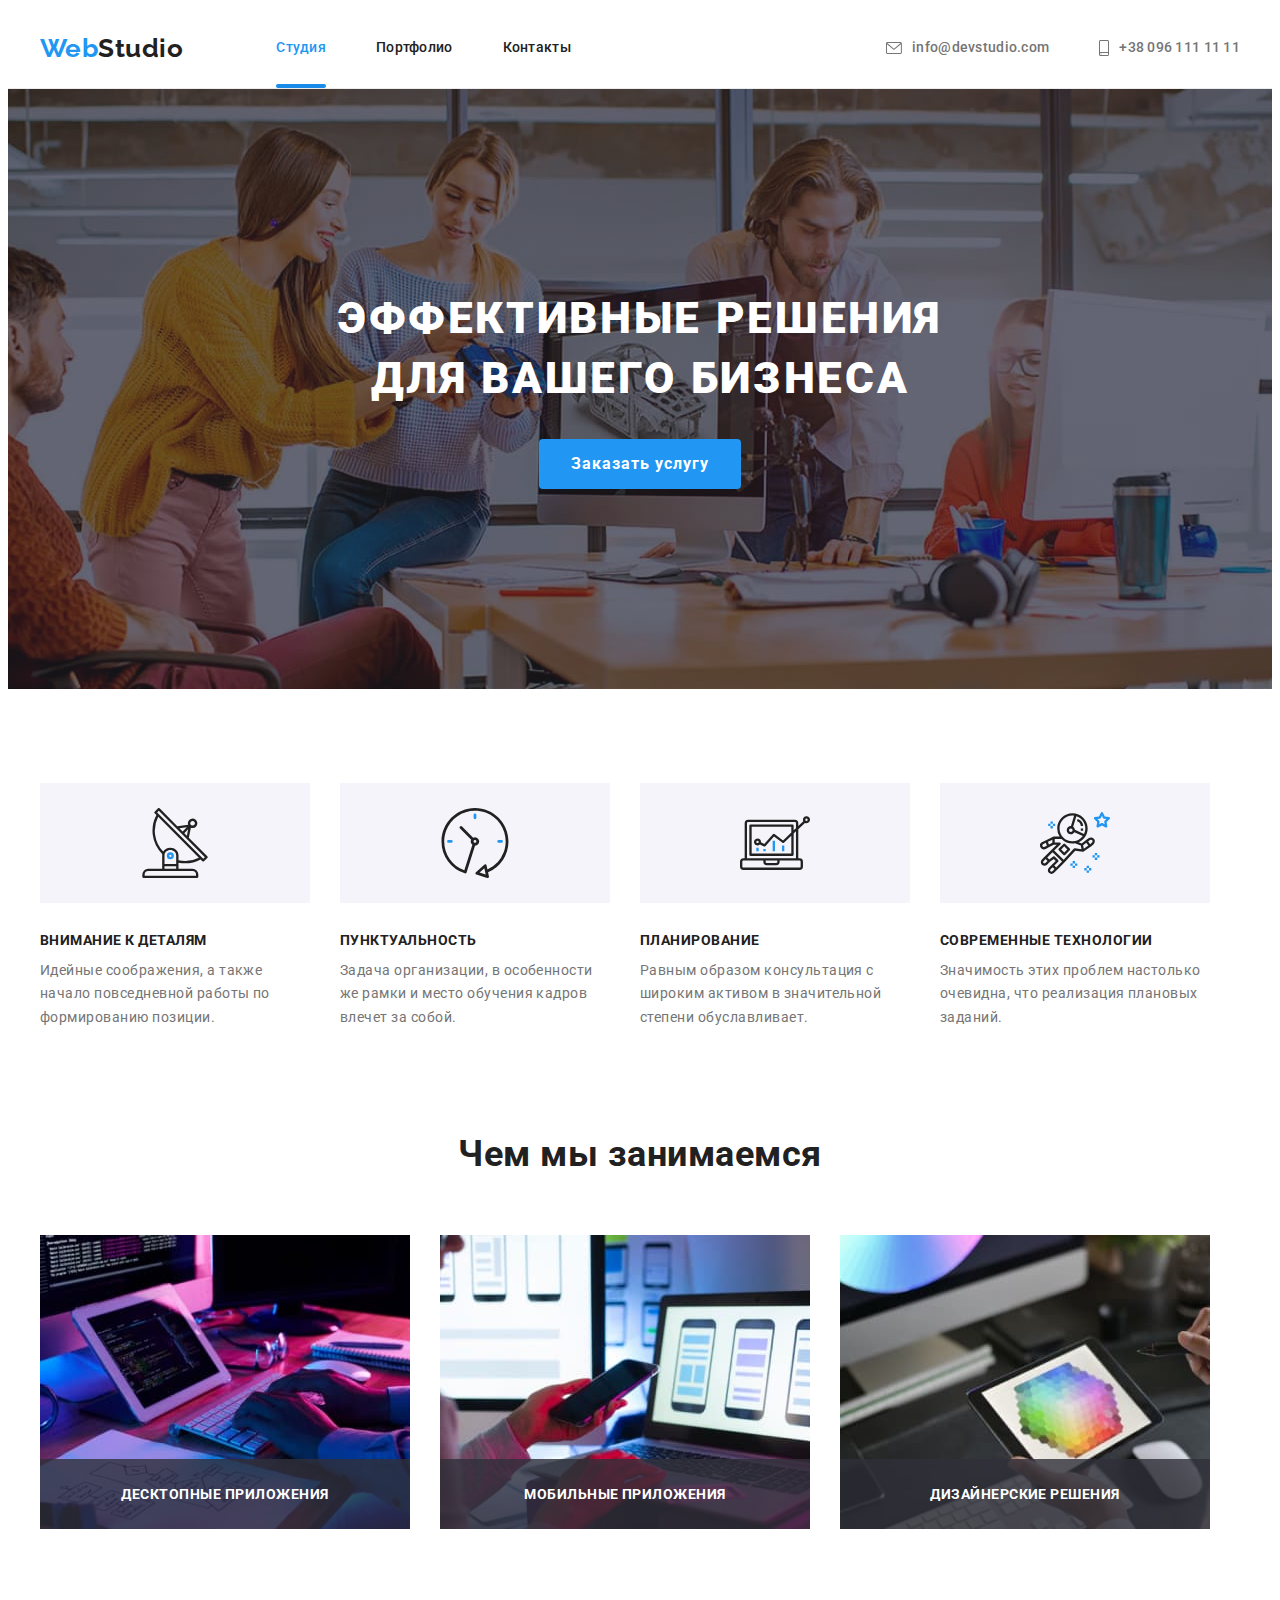
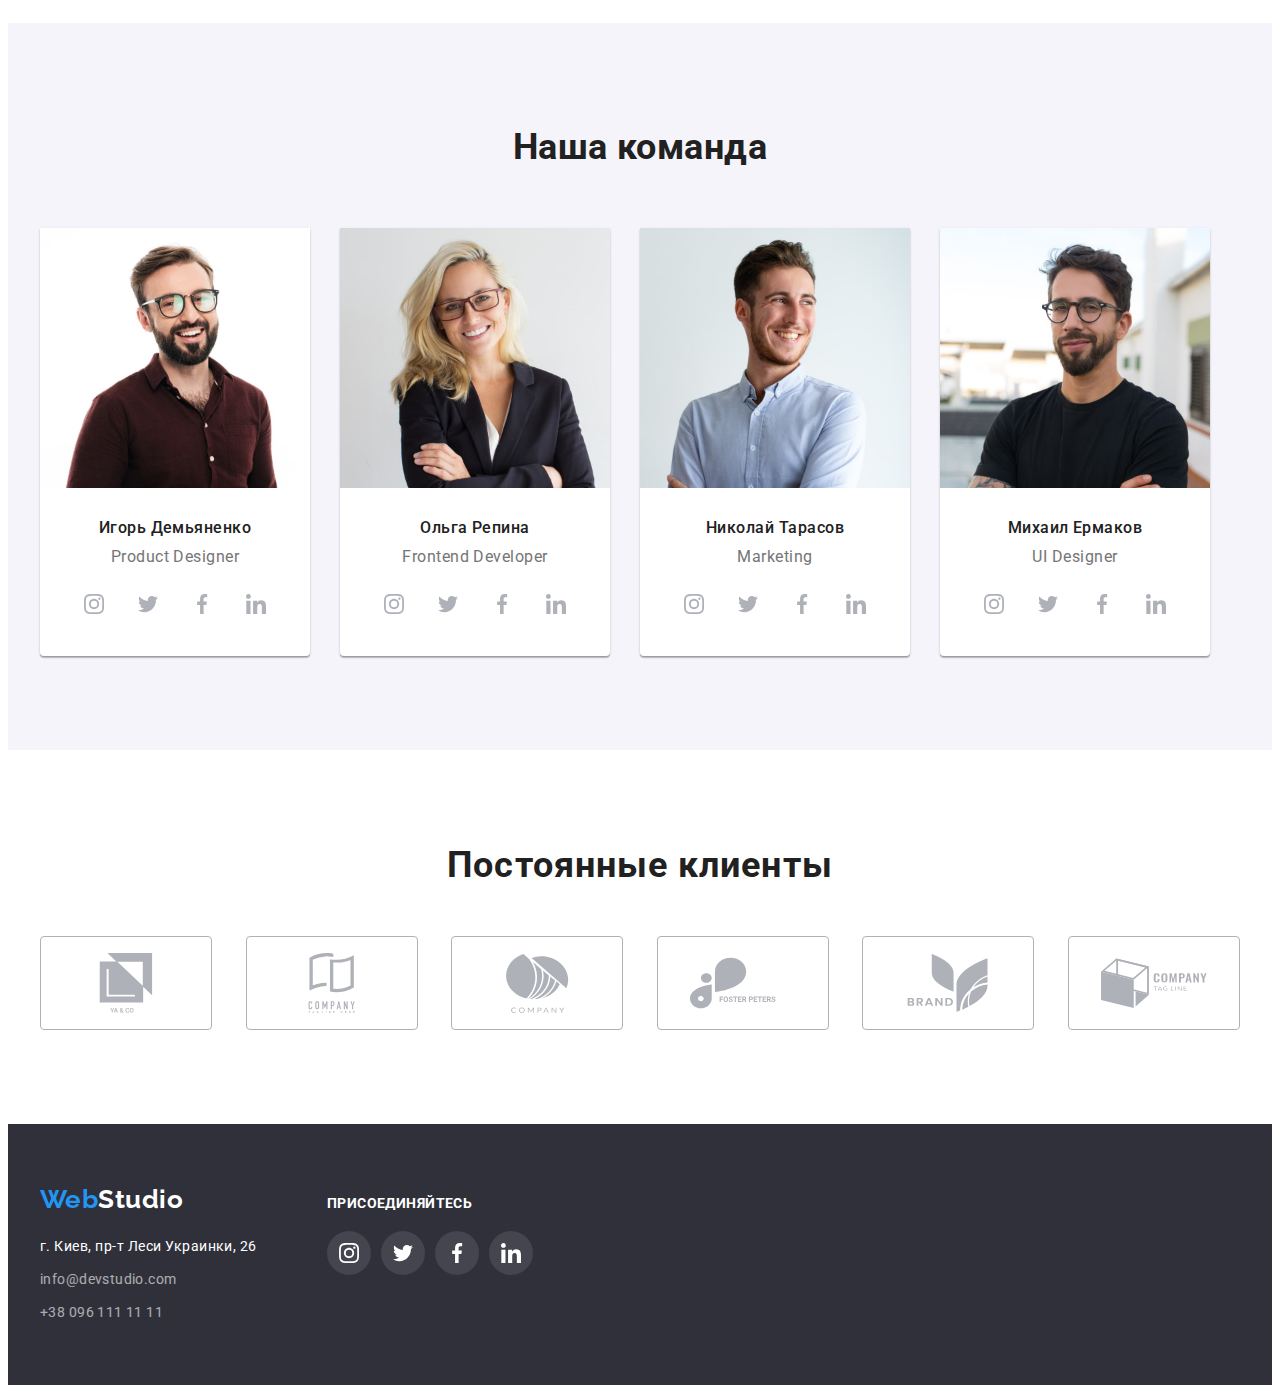
<file: index.html>
<!DOCTYPE html>
<html lang="ru">
  <head>
    <meta charset="UTF-8" />
    <meta http-equiv="X-UA-Compatible" content="IE=edge" />
    <meta name="viewport" content="width=device-width, initial-scale=1.0" />
    <title>Homework5</title>
    <link rel="preconnect" href="https://fonts.googleapis.com" />
    <link rel="preconnect" href="https://fonts.gstatic.com" crossorigin />
    <link
      href="https://fonts.googleapis.com/css2?family=Raleway:wght@700&family=Roboto:wght@400;500;700;900&display=swap"
      rel="stylesheet"
    />
    <link
      rel="stylesheet"
      href="https://cdnjs.cloudflare.com/ajax/libs/modern-normalize/1.1.0/modern-normalize.min.css"
      integrity="sha512-wpPYUAdjBVSE4KJnH1VR1HeZfpl1ub8YT/NKx4PuQ5NmX2tKuGu6U/JRp5y+Y8XG2tV+wKQpNHVUX03MfMFn9Q=="
      crossorigin="anonymous"
      referrerpolicy="no-referrer"
    />
    <link rel="stylesheet" href="./css/style.css" />
  </head>
  <body>
    <!--Шапка-->
    <header class="main-header">
      <div class="container main-nav">
        <nav class="main-nav-link">
          <a class="logo" href="./index.html"><span class="logo-web">Web</span>Studio</a>
          <ul class="header-list">
            <li class="list">
              <a class="header-link header-link-bottom index-bottom" href="./index.html">Студия</a>
            </li>
            <li class="list"><a class="header-link header-link-bottom" href="./portfolio.html">Портфолио</a></li>
            <li class="list"><a class="header-link header-link-bottom" href="#">Контакты</a></li>
          </ul>
        </nav>
        <ul class="header-list-contact">
          <li class="list item-contact">
            <a class="header-link header-contact icon" href="mailto:info@devstudio.com">
              <svg width="16" height="12" class="header-icon">
                <use href="./img/icons.svg#icon-list"></use>
              </svg>
              info@devstudio.com</a
            >
          </li>
          <li class="list item-contact">
            <a class="header-link header-contact icon" href="tel:+380961111111">
              <svg width="10" height="16" class="header-icon">
                <use href="./img/icons.svg#icon-phone"></use>
              </svg>
              +38 096 111 11 11</a
            >
          </li>
        </ul>
      </div>
    </header>

    <main>
      <!--Окно призыва к действию-->
      <section class="hero">
        <div class="container">
          <h1 class="hero-title">Эффективные решения<br />для вашего бизнеса</h1>
          <button data-modal-open class="hero-btn" type="button">Заказать услугу</button>
        </div>
      </section>

      <!--Что мы предлагаем?-->
      <section class="section section-padding">
        <div class="container">
          <h2 hidden>Что мы предлагаем?</h2>
          <ul class="offer-list">
            <li class="list">
              <div class="bg-icon-offer">
                <svg width="70" height="70">
                  <use href="./img/icons.svg#icon-antenna"></use>
                </svg>
              </div>
              <h3 class="offer-title">Внимание к деталям</h3>
              <p class="offer-text">
                Идейные соображения, а также начало повседневной работы по формированию позиции.
              </p>
            </li>
            <li class="list">
              <div class="bg-icon-offer">
                <svg width="70" height="70">
                  <use href="./img/icons.svg#icon-clock"></use>
                </svg>
              </div>
              <h3 class="offer-title">Пунктуальность</h3>
              <p class="offer-text">
                Задача организации, в особенности же рамки и место обучения кадров влечет за собой.
              </p>
            </li>
            <li class="list">
              <div class="bg-icon-offer">
                <svg width="70" height="70">
                  <use href="./img/icons.svg#icon-diagram"></use>
                </svg>
              </div>
              <h3 class="offer-title">Планирование</h3>
              <p class="offer-text">
                Равным образом консультация с широким активом в значительной степени обуславливает.
              </p>
            </li>
            <li class="list">
              <div class="bg-icon-offer">
                <svg width="70" height="70">
                  <use href="./img/icons.svg#icon-astronaut"></use>
                </svg>
              </div>
              <h3 class="offer-title">Современные технологии</h3>
              <p class="offer-text">
                Значимость этих проблем настолько очевидна, что реализация плановых заданий.
              </p>
            </li>
          </ul>
        </div>
      </section>
      <!--Чем мы занимаемся-->
      <section class="section">
        <div class="container">
          <h2 class="section-title title-suggestion">Чем мы занимаемся</h2>
          <ul class="suggest-list">
            <li class="list suggest-card">
                <img
                src="./img/index/img-1.jpg"
                alt="Работа на компьютере"
                width="370"
                height="294"/>
                <div class="suggest-overlay">
                  <p class="suggest-text-overlay">Десктопные приложения</p>
                </div>
            </li>
            <li class="list suggest-card">
                <img
                src="./img/index/img-2.jpg"
                alt="Работа на компьютере"
                width="370"
                height="294"/>
              <div class="suggest-overlay">
                  <p class="suggest-text-overlay">Мобильные приложения</p>
                </div>
            </li>
            <li class="list suggest-card">
                <img
                src="./img/index/img-3.jpg"
                alt="Работа на компьютере"
                width="370"
                height="294"/>
              <div class="suggest-overlay">
                  <p class="suggest-text-overlay">Дизайнерские решения</p>
                </div>
            </li>
          </ul>
        </div>
      </section>
      <!--Наша команда-->
      <section class="comand-section section">
        <div class="container">
          <h2 class="section-title main-comand-title">Наша команда</h2>
          <ul class="comand-list">
            <li class="list comand-border">
              <img
                src="./img/index/img-5.jpg"
                alt="Фото Игорь Демьяненко"
                width="270"
                height="260"
              />
              <div class="comand-text">
                <h3 class="comand-title">Игорь Демьяненко</h3>
                <p class="comand-desc">Product Designer</p>

                <div class="comand-icon">
                  <ul class="comand-list">
                    <li class="comand-icon-bg">
                      <a href="" class="comand-link">
                        <svg width="20" height="20" class="icon-link">
                          <use href="./img/icons.svg#icon-instagram"></use>
                        </svg>
                      </a>
                    </li>

                    <li class="comand-icon-bg">
                      <a href="" class="comand-link">
                        <svg width="20" height="20" class="icon-link">
                          <use href="./img/icons.svg#icon-twitter"></use>
                        </svg>
                      </a>
                    </li>

                    <li class="comand-icon-bg">
                      <a href="" class="comand-link">
                        <svg width="20" height="20" class="icon-link">
                          <use href="./img/icons.svg#icon-facebook"></use>
                        </svg>
                      </a>
                    </li>

                    <li class="comand-icon-bg">
                      <a href="" class="comand-link">
                        <svg width="20" height="20" class="icon-link">
                          <use href="./img/icons.svg#icon-linkedin"></use>
                        </svg>
                      </a>
                    </li>
                  </ul>
                </div>
              </div>
            </li>
            <li class="list comand-border">
              <img src="./img/index/img-6.jpg" alt="Фото Ольга Репина" width="270" height="260" />
              <div class="comand-text">
                <h3 class="comand-title">Ольга Репина</h3>
                <p class="comand-desc">Frontend Developer</p>

                <div class="comand-icon">
                  <ul class="comand-list">
                    <li class="comand-icon-bg">
                      <a href="" class="comand-link">
                        <svg width="20" height="20" class="icon-link">
                          <use href="./img/icons.svg#icon-instagram"></use>
                        </svg>
                      </a>
                    </li>

                    <li class="comand-icon-bg">
                      <a href="" class="comand-link">
                        <svg width="20" height="20" class="icon-link">
                          <use href="./img/icons.svg#icon-twitter"></use>
                        </svg>
                      </a>
                    </li>

                    <li class="comand-icon-bg">
                      <a href="" class="comand-link">
                        <svg width="20" height="20" class="icon-link">
                          <use href="./img/icons.svg#icon-facebook"></use>
                        </svg>
                      </a>
                    </li>

                    <li class="comand-icon-bg">
                      <a href="" class="comand-link">
                        <svg width="20" height="20" class="icon-link">
                          <use href="./img/icons.svg#icon-linkedin"></use>
                        </svg>
                      </a>
                    </li>
                  </ul>
                </div>
              </div>
            </li>
            <li class="list comand-border">
              <img
                src="./img/index/img-7.jpg"
                alt="Фото Николай Тарасов"
                width="270"
                height="260"
              />
              <div class="comand-text">
                <h3 class="comand-title">Николай Тарасов</h3>
                <p class="comand-desc">Marketing</p>

                <div class="comand-icon">
                  <ul class="comand-list">
                    <li class="comand-icon-bg">
                      <a href="" class="comand-link">
                        <svg width="20" height="20" class="icon-link">
                          <use href="./img/icons.svg#icon-instagram"></use>
                        </svg>
                      </a>
                    </li>

                    <li class="comand-icon-bg">
                      <a href="" class="comand-link">
                        <svg width="20" height="20" class="icon-link">
                          <use href="./img/icons.svg#icon-twitter"></use>
                        </svg>
                      </a>
                    </li>

                    <li class="comand-icon-bg">
                      <a href="" class="comand-link">
                        <svg width="20" height="20" class="icon-link">
                          <use href="./img/icons.svg#icon-facebook"></use>
                        </svg>
                      </a>
                    </li>

                    <li class="comand-icon-bg">
                      <a href="" class="comand-link">
                        <svg width="20" height="20" class="icon-link">
                          <use href="./img/icons.svg#icon-linkedin"></use>
                        </svg>
                      </a>
                    </li>
                  </ul>
                </div>
              </div>
            </li>
            <li class="list comand-border">
              <img src="./img/index/img-8.jpg" alt="Фото Михаил Ермаков" width="270" height="260" />
              <div class="comand-text">
                <h3 class="comand-title">Михаил Ермаков</h3>
                <p class="comand-desc">UI Designer</p>

                <div class="comand-icon">
                  <ul class="comand-list">
                    <li class="comand-icon-bg">
                      <a href="" class="comand-link">
                        <svg width="20" height="20" class="icon-link">
                          <use href="./img/icons.svg#icon-instagram"></use>
                        </svg>
                      </a>
                    </li>

                    <li class="comand-icon-bg">
                      <a href="" class="comand-link">
                        <svg width="20" height="20" class="icon-link">
                          <use href="./img/icons.svg#icon-twitter"></use>
                        </svg>
                      </a>
                    </li>

                    <li class="comand-icon-bg">
                      <a href="" class="comand-link">
                        <svg width="20" height="20" class="icon-link">
                          <use href="./img/icons.svg#icon-facebook"></use>
                        </svg>
                      </a>
                    </li>

                    <li class="comand-icon-bg">
                      <a href="" class="comand-link">
                        <svg width="20" height="20" class="icon-link">
                          <use href="./img/icons.svg#icon-linkedin"></use>
                        </svg>
                      </a>
                    </li>
                  </ul>
                </div>
              </div>
            </li>
          </ul>
        </div>
      </section>
      <!-- Постоянные клиенты -->
      <section class="section">
        <div class="container">
          <h2 class="clients-text">Постоянные клиенты</h2>
          <div class="section-clients">
            <ul class="clients-list-company">
              <li class="section-icon-clients">
                <a href="" class="clients-link">
                  <svg class="icon-clients" width="106" height="60">
                    <use href="./img/icons.svg#icon-group"></use>
                  </svg>
                </a>
              </li>

              <li class="section-icon-clients">
                <a href="" class="clients-link">
                  <svg class="icon-clients" width="106" height="60">
                    <use href="./img/icons.svg#icon-group2"></use>
                  </svg>
                </a>
              </li>

              <li class="section-icon-clients">
                <a href="" class="clients-link">
                  <svg class="icon-clients" width="106" height="60">
                    <use href="./img/icons.svg#icon-group3"></use>
                  </svg>
                </a>
              </li>

              <li class="section-icon-clients">
                <a href="" class="clients-link">
                  <svg class="icon-clients" width="106" height="60">
                    <use href="./img/icons.svg#icon-group4"></use>
                  </svg>
                </a>
              </li>

              <li class="section-icon-clients">
                <a href="" class="clients-link">
                  <svg class="icon-clients" width="106" height="60">
                    <use href="./img/icons.svg#icon-group5"></use>
                  </svg>
                </a>
              </li>

              <li class="section-icon-clients">
                <a href="" class="clients-link">
                  <svg class="icon-clients" width="106" height="60">
                    <use href="./img/icons.svg#icon-group6"></use>
                  </svg>
                </a>
              </li>
            </ul>
          </div>
        </div>
      </section>
    </main>

    <footer class="footer-content">
      <!--Подвал-->
      <div class="container footer-section">
        <div>
          <a class="logo logo-footer" href="./index.html"
            ><span class="logo-web">Web</span>Studio</a
          >
          <address>
            <a class="maps-link" href="https://goo.gl/maps/QTUrrY7Di1VDdfHk6"
              >г. Киев, пр-т Леси Украинки, 26</a
            >
          </address>
          <a class="header-link footer-link footer-link-padding" href="mailto:info@devstudio.com"
            >info@devstudio.com</a
          >
          <a class="header-link footer-link" href="tel:+380961111111">+38 096 111 11 11</a>
        </div>
        <div class="footer-svg">
          <p class="footer-link-text">присоединяйтесь</p>
        <div class="footer-icon">
          <ul class="footer-list">
            <li class="footer-icon-bg">
              <a href="" class="footer-link-svg">
                <svg width="20" height="20" class="footer-icon-link">
                  <use href="./img/icons.svg#icon-instagram"></use>
                </svg>
              </a>
            </li>

            <li class="footer-icon-bg">
              <a href="" class="footer-link-svg">
                <svg width="20" height="20" class="footer-icon-link">
                  <use href="./img/icons.svg#icon-twitter"></use>
                </svg>
              </a>
            </li>

            <li class="footer-icon-bg">
              <a href="" class="footer-link-svg">
                <svg width="20" height="20" class="footer-icon-link">
                  <use href="./img/icons.svg#icon-facebook"></use>
                </svg>
              </a>
            </li>

            <li class="footer-icon-bg">
              <a href="" class="footer-link-svg">
                <svg width="20" height="20" class="footer-icon-link">
                  <use href="./img/icons.svg#icon-linkedin"></use>
                </svg>
              </a>
            </li>
          </ul>
        </div>
      </div>
    </footer>
    <div class="backdrop is-hidden" data-modal>
      <div class="modal">
        <button type="button" data-modal-close class="button-close-modal">
          <svg width="11" height="11" class="svg-close-modal">
            <use href="./img/icons.svg#icon-close"></use>
          </svg>
        </button>
      </div>
    </div>
    <script src="./js/modal.js"></script>
  </body>
</html>
</file>
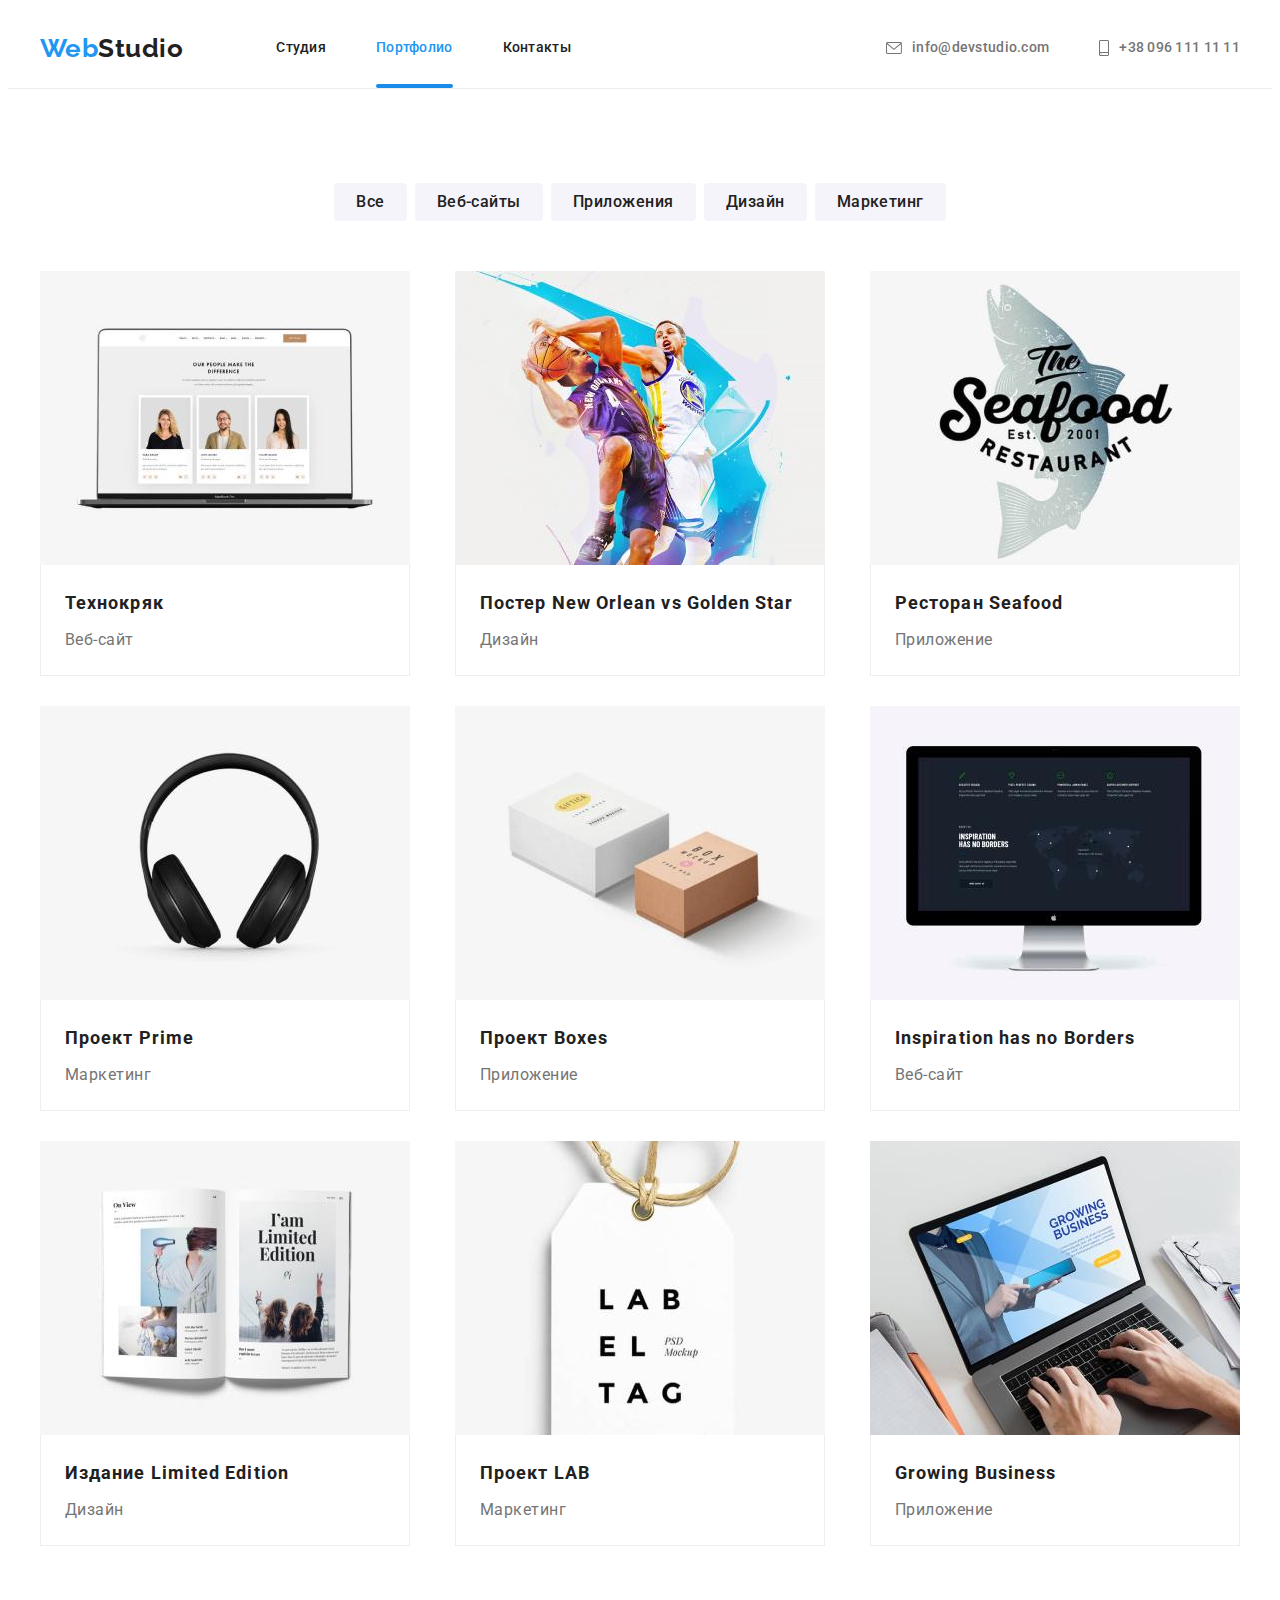
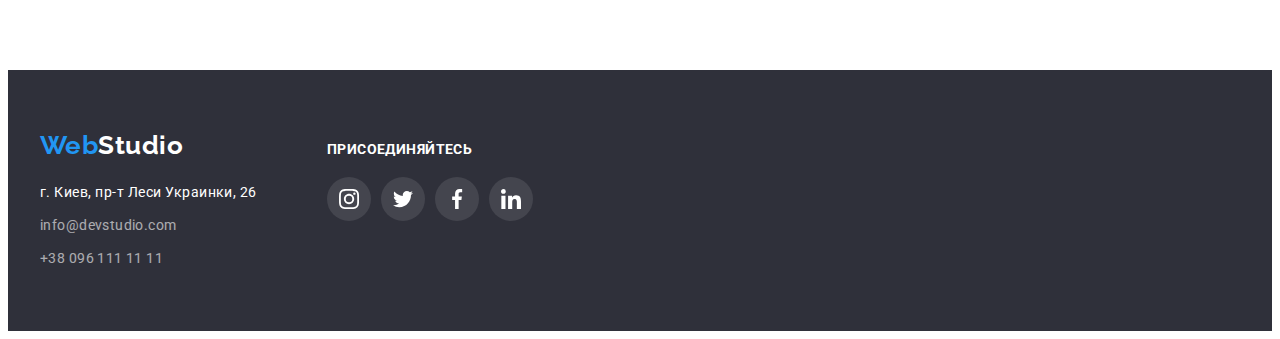
<file: portfolio.html>
<!DOCTYPE html>
<html lang="en">
  <head>
    <meta charset="UTF-8" />
    <meta http-equiv="X-UA-Compatible" content="IE=edge" />
    <meta name="viewport" content="width=device-width, initial-scale=1.0" />
    <title>Portfolio</title>
    <link rel="preconnect" href="https://fonts.googleapis.com" />
    <link rel="preconnect" href="https://fonts.gstatic.com" crossorigin />
    <link
      href="https://fonts.googleapis.com/css2?family=Raleway:wght@700&family=Roboto:wght@400;500;700;900&display=swap"
      rel="stylesheet"
    />
    <link
      rel="stylesheet"
      href="https://cdnjs.cloudflare.com/ajax/libs/modern-normalize/1.1.0/modern-normalize.min.css"
      integrity="sha512-wpPYUAdjBVSE4KJnH1VR1HeZfpl1ub8YT/NKx4PuQ5NmX2tKuGu6U/JRp5y+Y8XG2tV+wKQpNHVUX03MfMFn9Q=="
      crossorigin="anonymous"
      referrerpolicy="no-referrer"
    />
    <link rel="stylesheet" href="./css/style.css" />
  </head>
  <body>
  <!--Шапка-->
    <header class="main-header">
      <div class="container main-nav">
        <nav class="main-nav-link">
          <a class="logo" href="./index.html"><span class="logo-web">Web</span>Studio</a>
          <ul class="header-list">
            <li class="list">
              <a class="header-link header-link-bottom" href="./index.html">Студия</a>
            </li>
            <li class="list"><a class="header-link header-link-bottom portfolio-bottom" href="./portfolio.html">Портфолио</a></li>
            <li class="list"><a class="header-link header-link-bottom" href="#">Контакты</a></li>
          </ul>
        </nav>
        <ul class="header-list-contact">
          <li class="list item-contact">
            <a class="header-link header-contact icon" href="mailto:info@devstudio.com">
              <svg width="16" height="12" class="header-icon">
                <use href="./img/icons.svg#icon-list"></use>
              </svg>
              info@devstudio.com</a
            >
          </li>
          <li class="list item-contact">
            <a class="header-link header-contact icon" href="tel:+380961111111">
              <svg width="10" height="16" class="header-icon">
                <use href="./img/icons.svg#icon-phone"></use>
              </svg>
              +38 096 111 11 11</a
            >
          </li>
        </ul>
      </div>
    </header>
    <main>
      <!--Портфолио-->
      <section class="section">
        <div class="container">
          <h1 hidden>Портфолио</h1>
          <ul class="portfolio-list">
            <li class="list portfolio-item">
              <button class="portfolio-btn" type="button">Все</button>
            </li>
            <li class="list portfolio-item">
              <button class="portfolio-btn" type="button">Веб-сайты</button>
            </li>
            <li class="list portfolio-item">
              <button class="portfolio-btn" type="button">Приложения</button>
            </li>
            <li class="list portfolio-item">
              <button class="portfolio-btn" type="button">Дизайн</button>
            </li>
            <li class="list portfolio-item">
              <button class="portfolio-btn" type="button">Маркетинг</button>
            </li>
          </ul>
          <ul class="portfolio-type">
            <li class="list cards-overlay">
              <a href="" class="portfolio-link-hover">
              <div class="portfolio-cards">
                <img src="./img/portfolio/1.jpg" alt="" />
                <div class="porfolio-cards-overlay">
                <p class="portfolio-overlay-text">Ресурс предлагает комплексные предложения 
                с разным уровнем функционала и сервисов. 
                Все это позволит посетителю получить 
                исчерпывающие сведения о компании или частном лице.</p>
              </div>
              </div>
              <div class="portfolio-border">
              <h2 class="portfolio-title">Технокряк</h2>
              <p class="portfolio-text">Веб-сайт</p>
              </div>
              
              </a>
            </li>
            <li class="list cards-overlay">
              <a href="" class="portfolio-link-hover">
              <div class="portfolio-cards">
                <img src="./img/portfolio/2.jpg" alt="" />
                <div class="porfolio-cards-overlay">
                <p class="portfolio-overlay-text">Ресурс предлагает комплексные предложения 
                с разным уровнем функционала и сервисов. 
                Все это позволит посетителю получить 
                исчерпывающие сведения о компании или частном лице.</p>
              </div>
              </div>
              <div class="portfolio-border">
              <h2 class="portfolio-title">Постер New Orlean vs Golden Star</h2>
              <p class="portfolio-text">Дизайн</p>
              </div>
              </a>
            </li>
            <li class="list cards-overlay">
              <a href="" class="portfolio-link-hover">
              <div class="portfolio-cards">
                <img src="./img/portfolio/3.jpg" alt="" />
                <div class="porfolio-cards-overlay">
                <p class="portfolio-overlay-text">Ресурс предлагает комплексные предложения 
                с разным уровнем функционала и сервисов. 
                Все это позволит посетителю получить 
                исчерпывающие сведения о компании или частном лице.</p>
              </div>
              </div>
              <div class="portfolio-border">
              <h2 class="portfolio-title">Ресторан Seafood</h2>
              <p class="portfolio-text">Приложение</p>
              </div>
              </a>
            </li>
            <li class="list cards-overlay">
              <a href="" class="portfolio-link-hover">
              <div class="portfolio-cards">
                <img src="./img/portfolio/4.jpg" alt="" />
                <div class="porfolio-cards-overlay">
                <p class="portfolio-overlay-text">Ресурс предлагает комплексные предложения 
                с разным уровнем функционала и сервисов. 
                Все это позволит посетителю получить 
                исчерпывающие сведения о компании или частном лице.</p>
              </div>
              </div>
              <div class="portfolio-border">
              <h2 class="portfolio-title">Проект Prime</h2>
              <p class="portfolio-text">Маркетинг</p>
              </div>
              </a>
            </li>
            <li class="list cards-overlay">
              <a href="" class="portfolio-link-hover">
              <div class="portfolio-cards">
                <img src="./img/portfolio/5.jpg" alt="" />
                <div class="porfolio-cards-overlay">
                <p class="portfolio-overlay-text">Ресурс предлагает комплексные предложения 
                с разным уровнем функционала и сервисов. 
                Все это позволит посетителю получить 
                исчерпывающие сведения о компании или частном лице.</p>
              </div>
              </div>
              <div class="portfolio-border">
              <h2 class="portfolio-title">Проект Boxes</h2>
              <p class="portfolio-text">Приложение</p>
              </div>
              </a>
            </li>
            <li class="list cards-overlay">
              <a href="" class="portfolio-link-hover">
              <div class="portfolio-cards">
                <img src="./img/portfolio/6.jpg" alt="" />
                <div class="porfolio-cards-overlay">
                <p class="portfolio-overlay-text">Ресурс предлагает комплексные предложения 
                с разным уровнем функционала и сервисов. 
                Все это позволит посетителю получить 
                исчерпывающие сведения о компании или частном лице.</p>
              </div>
              </div>
              <div class="portfolio-border">
              <h2 class="portfolio-title">Inspiration has no Borders</h2>
              <p class="portfolio-text">Веб-сайт</p>
              </div>
              </a>
            </li>
            <li class="list cards-overlay">
              <a href="" class="portfolio-link-hover">
              <div class="portfolio-cards">
                <img src="./img/portfolio/7.jpg" alt="" />
                <div class="porfolio-cards-overlay">
                <p class="portfolio-overlay-text">Ресурс предлагает комплексные предложения 
                с разным уровнем функционала и сервисов. 
                Все это позволит посетителю получить 
                исчерпывающие сведения о компании или частном лице.</p>
              </div>
              </div>
              <div class="portfolio-border">
              <h2 class="portfolio-title">Издание Limited Edition</h2>
              <p class="portfolio-text">Дизайн</p>
              </div>
              </a>
            </li>
            <li class="list cards-overlay">
              <a href="" class="portfolio-link-hover">
              <div class="portfolio-cards">
                <img src="./img/portfolio/8.jpg" alt="" />
                <div class="porfolio-cards-overlay">
                <p class="portfolio-overlay-text">Ресурс предлагает комплексные предложения 
                с разным уровнем функционала и сервисов. 
                Все это позволит посетителю получить 
                исчерпывающие сведения о компании или частном лице.</p>
              </div>
              </div>
              <div class="portfolio-border">
              <h2 class="portfolio-title">Проект LAB</h2>
              <p class="portfolio-text">Маркетинг</p>
              </div>
              </a>
            </li>
            <li class="list cards-overlay">
              <a href="" class="portfolio-link-hover">
              <div class="portfolio-cards">
                <img src="./img/portfolio/9.jpg" alt="" />
                <div class="porfolio-cards-overlay">
                <p class="portfolio-overlay-text">Ресурс предлагает комплексные предложения 
                с разным уровнем функционала и сервисов. 
                Все это позволит посетителю получить 
                исчерпывающие сведения о компании или частном лице.</p>
              </div>
              </div>
              <div class="portfolio-border">
              <h2 class="portfolio-title">Growing Business</h2>
              <p class="portfolio-text">Приложение</p>
              </div>
              </a>
            </li>
          </ul>
        </div>
      </section>
    </main>
    <footer class="footer-content">
      <!--Подвал-->
      <div class="container footer-section">
        <div>
          <a class="logo logo-footer" href="./index.html"
            ><span class="logo-web">Web</span>Studio</a
          >
          <address>
            <a class="maps-link" href="https://goo.gl/maps/QTUrrY7Di1VDdfHk6"
              >г. Киев, пр-т Леси Украинки, 26</a
            >
          </address>
          <a class="header-link footer-link footer-link-padding" href="mailto:info@devstudio.com"
            >info@devstudio.com</a
          >
          <a class="header-link footer-link" href="tel:+380961111111">+38 096 111 11 11</a>
        </div>
        <div class="footer-svg">
          <p class="footer-link-text">присоединяйтесь</p>
        <div class="footer-icon">
          <ul class="footer-list">
            <li class="footer-icon-bg">
              <a href="" class="footer-link-svg">
                <svg width="20" height="20" class="footer-icon-link">
                  <use href="./img/icons.svg#icon-instagram"></use>
                </svg>
              </a>
            </li>

            <li class="footer-icon-bg">
              <a href="" class="footer-link-svg">
                <svg width="20" height="20" class="footer-icon-link">
                  <use href="./img/icons.svg#icon-twitter"></use>
                </svg>
              </a>
            </li>

            <li class="footer-icon-bg">
              <a href="" class="footer-link-svg">
                <svg width="20" height="20" class="footer-icon-link">
                  <use href="./img/icons.svg#icon-facebook"></use>
                </svg>
              </a>
            </li>

            <li class="footer-icon-bg">
              <a href="" class="footer-link-svg">
                <svg width="20" height="20" class="footer-icon-link">
                  <use href="./img/icons.svg#icon-linkedin"></use>
                </svg>
              </a>
            </li>
          </ul>
        </div>
      </div>
    </footer>
  </body>
</html>
</file>
<file: css/style.css>
:root {
  --main-color: #212121;
  --secondary-color: #757575;
  --accent-color: #2196f3;
  --white-color: #ffffff;
  --secondary-bg-color: #f5f4fa;
  --bg-footer: #2f303a;
  --btn-hero-hover: #188ce8;
  --cubic: cubic-bezier(0.4, 0, 0.2, 1);
}

body {
  background-color: var(--white-color);
  font-family: 'Roboto', sans-serif;
  color: var(--main-color);
  font-weight: 700;
  letter-spacing: 0.03em;
}

.container {
  width: 1200px;
  padding-left: 15px;
  padding-right: 15px;
  margin: 0 auto;
}

h1,
h2,
h3,
h4,
h5,
h6,
p {
  margin: 0;
}

img {
  display: block;
}

.list {
  list-style: none;
}

.section {
  padding-top: 94px;
  padding-bottom: 94px;
}

.section-padding {
  padding-bottom: 0;
}

.main-header {
  border-bottom: 1px solid #ececec;
}

.main-nav {
  display: flex;
  align-items: center;
}

.main-nav-link {
  display: flex;
  align-items: center;
}

.logo {
  font-family: 'Raleway', sans-serif;
  font-weight: 700;
  font-size: 26px;
  line-height: 1.19;
  text-decoration: none;
  color: var(--main-color);

  margin-right: auto;
}

.logo .logo-web {
  color: var(--accent-color);
}

.header-list,
.header-list-contact {
  display: flex;
}

.header-list {
  margin: 0;
  margin-left: 93px;
  padding: 0;
}

.header-list-contact {
  margin: 0;
  margin-left: auto;
  padding: 0;
}

.header-list .list + .list,
.header-list-contact .item-contact + .item-contact {
  margin-left: 50px;
}

.header-link {
  display: block;

  color: var(--main-color);
  font-weight: 500;
  font-size: 14px;
  line-height: 1.14;
  letter-spacing: 0.02em;
  text-decoration: none;

  padding-top: 32px;
  padding-bottom: 32px;
  transition: color 250ms var(--cubic);
}
.header-link-bottom {
  position: relative;
}

.header-link-bottom::after {
  position: absolute;
  content: '';
  bottom: 0;
  display: block;
  background-color: #188ce8;
  width: 100%;
  height: 4px;
  border-radius: 2px;
  transform: scaleX(0);
  transition: transform 250ms var(--cubic);
}

.header-link-bottom:hover::after,
.header-link-bottom:focus::after {
  transform: scaleX(1);
}

.index-bottom,
.portfolio-bottom {
  color: var(--accent-color);
}

.index-bottom::after,
.portfolio-bottom::after {
  position: absolute;
  content: '';
  bottom: 0;
  display: block;
  background-color: #188ce8;
  width: 100%;
  height: 4px;
  border-radius: 2px;
  transform: scaleX(1);
}

.header-contact {
  color: var(--secondary-color);
}

.header-link:hover,
.header-link:focus {
  color: var(--accent-color);
}

/* SVG ICONS HEADER */

.icon {
  display: inline-flex;
  align-items: center;
}

.header-icon {
  fill: #757575;
  margin-right: 10px;
  transition: fill 250ms var(--cubic);
}

.header-link:hover .header-icon,
.header-link:focus .header-icon {
  fill: var(--accent-color);
}

/*  SECTION HERO */
.hero {
  max-width: 1600px;
  background-image: linear-gradient(to right, rgba(47, 48, 58, 0.4), rgba(47, 48, 58, 0.4)),
    url(../img/index/bg.jpg);
  background-size: cover;
  background-position: center;
  background-repeat: no-repeat;

  text-align: center;

  padding-top: 200px;
  padding-bottom: 200px;
}

.hero-title {
  color: var(--white-color);
  font-weight: 900;
  font-size: 44px;
  line-height: 1.36;
  letter-spacing: 0.06em;
  text-transform: uppercase;
  text-align: center;
}

.hero-btn {
  background-color: var(--accent-color);
  color: var(--white-color);
  font-family: 'Roboto', sans-serif;
  font-size: 16px;
  line-height: 1.88;
  font-weight: 700;
  letter-spacing: 0.06em;

  padding: 10px 32px;
  margin-top: 30px;
  border: 0;
  border-radius: 4px;

  height: 50px;

  transition: background-color 250ms var(--cubic);
}

.hero-btn:hover,
.hero-btn:focus {
  background-color: var(--btn-hero-hover);
}

/* SECTION OFFER */

.offer-list {
  display: flex;
  margin: 0;
  padding: 0;
}

.offer-list .list {
  width: 270px;
}
.offer-list .list + .list {
  margin-left: 30px;
}
.offer-title {
  font-size: 14px;
  line-height: 1.14;
  text-transform: uppercase;

  margin-bottom: 10px;
}

.offer-text {
  color: var(--secondary-color);
  font-weight: 400;
  font-size: 14px;
  line-height: 1.7;
}

.title-suggestion {
  margin-bottom: 50px;
}

.suggest-list {
  display: flex;
  margin: 0;
  padding: 0;
}

.suggest-list .list + .list {
  margin-left: 30px;
}

.suggest-card {
  position: relative;
}

.suggest-overlay {
  display: flex;
  align-items: center;
  justify-content: center;

  position: absolute;
  bottom: 0;

  width: 370px;
  height: 70px;

  background-color: rgba(47, 48, 58, 0.8);
}

.suggest-text-overlay {
  font-size: 14px;
  line-height: calc(16 / 14);
  text-transform: uppercase;
  color: var(--white-color);
}

/* SVG ICONS SECTION OFFER*/

.bg-icon-offer {
  display: inline-flex;
  background-color: var(--secondary-bg-color);
  width: 270px;
  height: 120px;
  margin-bottom: 30px;
  align-items: center;
  justify-content: center;
}

/* SECTION COMAND */

.comand-section {
  background-color: var(--secondary-bg-color);
}

.main-comand-title {
  margin-bottom: 50px;
}

.comand-list {
  display: flex;
  margin: 0;
  padding: 0;
  text-align: center;
}

.comand-list .list + .list {
  margin-left: 30px;
}

.section-title {
  font-size: 36px;
  line-height: 1.7;
  text-align: center;
}

.comand-title {
  font-weight: 500;
  font-size: 16px;
  line-height: 1.19;

  margin-bottom: 10px;
}

.comand-text {
  padding-top: 30px;
  padding-bottom: 30px;
  padding-left: 32px;
  padding-right: 32px;
}

.comand-border {
  background-color: var(--white-color);

  box-shadow: 0px 1px 3px rgba(0, 0, 0, 0.12), 0px 1px 1px rgba(0, 0, 0, 0.14),
    0px 2px 1px rgba(0, 0, 0, 0.2);
  border-radius: 0px 0px 4px 4px;
}

.comand-desc {
  color: var(--secondary-color);
  font-weight: 400;
  font-size: 16px;
  line-height: 1.19;
}

/* COMAND ICON */

.comand-icon {
  display: flex;
  justify-content: center;
  margin-top: 16px;
}

.comand-list {
  list-style: none;

  padding: 0;
  margin: 0;
}

.comand-link {
  display: inline-flex;
  align-items: center;
  justify-content: center;
  list-style: none;
  margin: 0;
  padding: 0;

  color: var(--white-color);
  width: 44px;
  height: 44px;
  border-radius: 50%;
  transition: background-color 250ms var(--cubic), fill 250ms var(--cubic);
}

.comand-link:hover,
.comand-link:focus {
  background-color: var(--accent-color);
  cursor: pointer;
}

.comand-link:hover .icon-link,
.comand-link:focus .icon-link {
  fill: var(--white-color);
}

.comand-icon-bg + .comand-icon-bg {
  margin-left: 10px;
}

.icon-link {
  fill: #afb1b8;
}

/* SECTION CLIENTS  */

.clients-list-company {
  display: flex;
  align-items: center;
  justify-content: space-between;
  padding: 0;
  margin: 0;
}

.section-icon-clients {
  list-style: none;
}

.clients-link {
  display: inline-flex;
  justify-content: center;
  align-items: center;
  width: 170px;
  height: 92px;
  margin: 0;
  border: 1px solid #afb1b8;
  border-radius: 4px;
  color: #afb1b8;

  transition: border 250ms var(--cubic), color 250ms var(--cubic);
}

.clients-link:hover,
.clients-link:focus {
  border-color: var(--accent-color);
  cursor: pointer;
  color: var(--accent-color);
}

.clients-link .icon-clients {
  fill: currentColor;
}

.clients-text {
  font-size: 36px;
  line-height: calc(42 / 36);
  text-align: center;
  letter-spacing: 0.03em;

  margin-bottom: 50px;
}

/* FOOTER STYLES */

.footer-content {
  background-color: var(--bg-footer);
}

.logo-footer {
  color: var(--white-color);
}

.maps-link {
  color: var(--white-color);
  font-family: 'Roboto', sans-serif;
  font-style: normal;
  font-weight: 400;
  font-size: 14px;
  line-height: 1.7;
  text-decoration: none;

  transition: color 250ms var(--cubic);
}

.maps-link:hover {
  color: var(--accent-color);
}

address {
  margin-top: 20px;
  margin-bottom: 9px;
}

.footer-link {
  color: var(--white-color);
  opacity: 0.6;
  font-weight: 400;
  line-height: 1.71;
  letter-spacing: 0.03em;

  padding: 0;
}

.footer-content {
  padding-top: 60px;
  padding-bottom: 60px;
}

.footer-link-padding {
  margin-bottom: 9px;
}

.footer-link-text {
  color: var(--white-color);
  font-size: 14px;
  line-height: calc(16 / 14);
  letter-spacing: 0.03em;
  text-transform: uppercase;
}

.footer-svg {
  margin-left: 70px;
}

.footer-link-text {
  margin-bottom: 20px;
}

.footer-section {
  display: flex;
  align-items: baseline;
}

/* FOOTER SVG */

.footer-list {
  display: inline-flex;

  list-style: none;

  padding: 0;
  margin: 0;
}

.footer-link-svg {
  display: inline-flex;
  align-items: center;
  justify-content: center;
  list-style: none;

  color: var(--white-color);
  background-color: rgba(255, 255, 255, 0.1);
  width: 44px;
  height: 44px;
  border-radius: 50%;

  transition: background-color 250ms var(--cubic);
}

.footer-link-svg:hover,
.footer-link-svg:focus {
  background-color: var(--accent-color);
  cursor: pointer;
}

.footer-link-svg:hover .footer-icon-link,
.footer-link-svg:focus .footer-icon-link {
  fill: var(--white-color);
}

.footer-icon-bg + .footer-icon-bg {
  margin-left: 10px;
}

.footer-icon-link {
  fill: var(--white-color);
}

/* PORTFOLIO CSS */

.portfolio-list {
  display: flex;
  justify-content: center;
  margin: 0;
  padding: 0;
  margin-bottom: 50px;
}

.portfolio-list .list + .list {
  margin-left: 8px;
}

.portfolio-btn {
  background-color: var(--secondary-bg-color);
  color: var(--main-color);
  font-family: 'Roboto', sans-serif;
  font-weight: 500;
  font-size: 16px;
  line-height: 1.63;
  letter-spacing: 0.03em;

  padding: 6px 22px;

  border: 0;
  border-radius: 4px;
  transition: background-color 250ms var(--cubic), color 250ms var(--cubic);
}

.portfolio-btn:hover,
.portfolio-btn:focus {
  background-color: var(--accent-color);
  color: var(--white-color);
}

.portfolio-title {
  color: var(--main-color);
  font-size: 18px;
  line-height: 2;
  letter-spacing: 0.06em;

  margin-bottom: 4px;
}

.portfolio-text {
  color: var(--secondary-color);
  font-weight: 400;
  font-size: 16px;
  line-height: 1.88;
}
.portfolio-link-hover {
  text-decoration: none;
}

.portfolio-type {
  display: flex;
  flex-wrap: wrap;

  margin: 0;
  padding: 0;
}

.portfolio-type .list {
  margin-bottom: 30px;
}

.portfolio-type {
  display: flex;
  justify-content: space-between;
}

/* PORTFOLIO BORDER CARDS */

.portfolio-border {
  border-left: 1px solid #eeeeee;
  border-right: 1px solid #eeeeee;
  border-bottom: 1px solid #eeeeee;
  padding-bottom: 20px;
  padding-left: 24px;
  padding-top: 20px;
}

.portfolio-type .cards-overlay:hover,
.portfolio-type .cards-overlay:focus {
  box-shadow: 0px 1px 1px rgba(0, 0, 0, 0.12), 0px 4px 4px rgba(0, 0, 0, 0.06),
    1px 4px 6px rgba(0, 0, 0, 0.16);
  transition: box-shadow 250ms var(--cubic);
}

/* POSITION CARDS PORTFOLIO */

.portfolio-cards {
  position: relative;
  overflow: hidden;
}

.porfolio-cards-overlay {
  display: block;
  position: absolute;
  bottom: 0;
  left: 0;

  width: 100%;
  height: 100%;

  background-color: rgba(33, 150, 243, 0.9);

  transform: translateY(100%);
  transition: transform 250ms var(--cubic);
}

.portfolio-overlay-text {
  font-weight: 400;
  font-size: 18px;
  line-height: calc(28 / 18);
  color: var(--white-color);
  padding: 63px 24px;
}

.cards-overlay .portfolio-link-hover:hover .porfolio-cards-overlay,
.cards-overlay .portfolio-link-hover:focus .porfolio-cards-overlay {
  transform: translateY(0);
}

/* MODAL */
.backdrop {
  position: fixed;
  background-color: rgba(0, 0, 0, 0.2);
  width: 100%;
  height: 100%;
  top: 0;
  left: 0;
  opacity: 1;
  transition: opacity 250ms var(--cubic);
}

.backdrop.is-hidden {
  opacity: 0;
  pointer-events: none;
}
.backdrop.is-hidden .modal {
  transform: translate(-50%, -50%) scale(0.9);
}

.modal {
  position: absolute;
  top: 50%;
  left: 50%;

  min-width: 528px;
  min-height: 581px;
  background-color: var(--white-color);
  box-shadow: 0px 1px 3px rgba(0, 0, 0, 0.12), 0px 1px 1px rgba(0, 0, 0, 0.14),
    0px 2px 1px rgba(0, 0, 0, 0.2);
  border-radius: 4px;
  padding: 8px;

  transform: translate(-50%, -50%) scale(1);
  transition: transform 250ms var(--cubic);
}

.button-close-modal {
  position: absolute;
  top: 8px;
  right: 8px;
  padding: 0;
  width: 30px;
  height: 30px;
  border-radius: 50%;
  border: 1px solid rgba(0, 0, 0, 0.1);
  background-color: var(--white-color);
}

/* .svg-close-modal {
  padding: 9px;
} */
</file>
